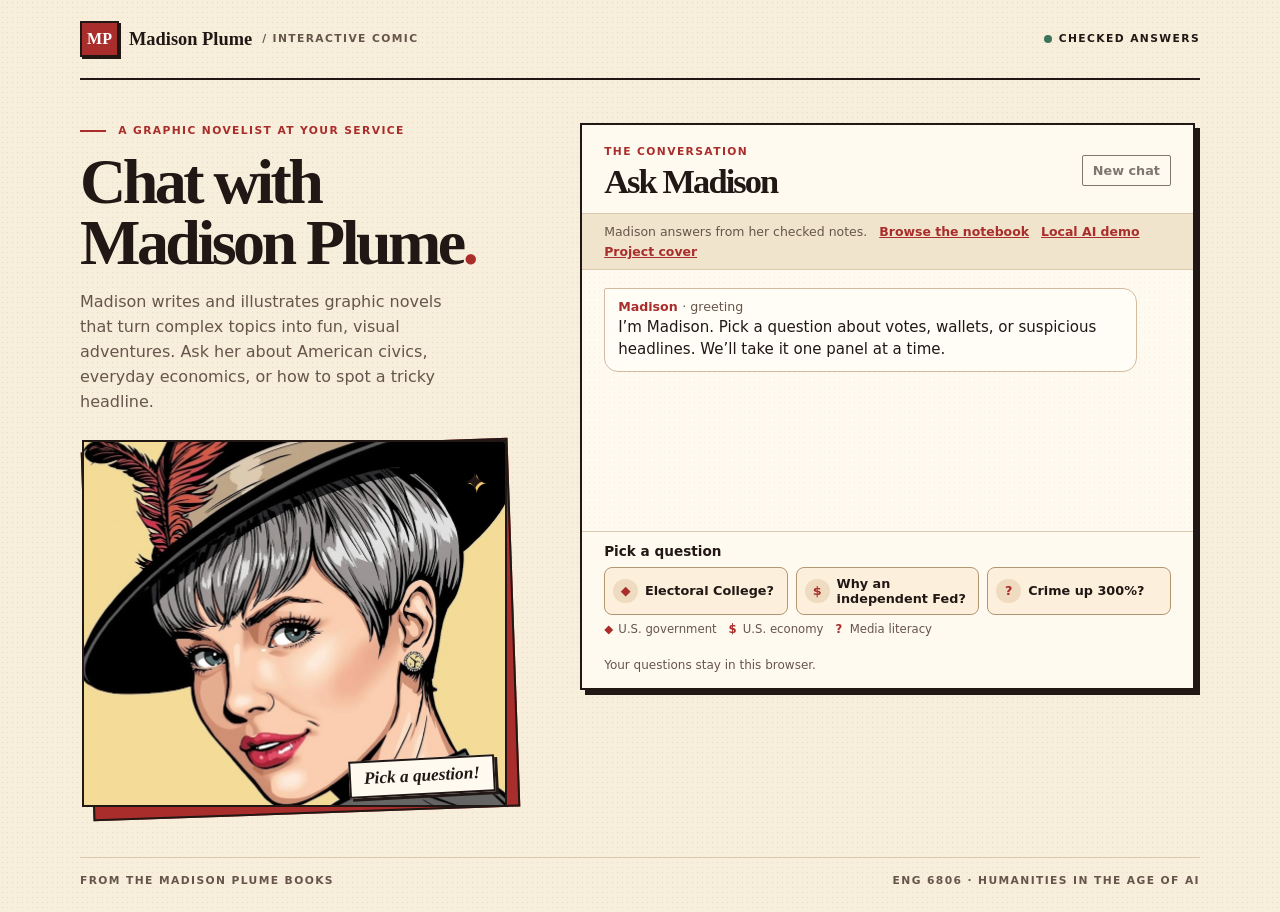
<file: index.html>
<!doctype html>
<html lang="en">
<head>
  <meta charset="utf-8">
  <meta name="viewport" content="width=device-width, initial-scale=1">
  <meta name="description" content="Ask graphic novelist Madison Plume about civics, money, and tricky headlines. Her answers come from a checked reference notebook.">
  <meta name="theme-color" content="#f7eedb">
  <title>Chat with Madison Plume</title>
  <link rel="stylesheet" href="./style.css?v=10">
  <script type="module" src="./app.js?v=10"></script>
</head>
<body>
  <div class="page">
    <header class="masthead">
      <a class="imprint" href="./" aria-label="Madison Plume, home"><span class="monogram" aria-hidden="true">MP</span> Madison Plume <span class="imprint-note">/ INTERACTIVE COMIC</span></a>
      <span class="local-stamp"><span aria-hidden="true"></span> CHECKED ANSWERS</span>
    </header>
    <main>
      <section class="intro" aria-labelledby="page-title">
        <p class="eyebrow"><span class="dash" aria-hidden="true"></span> A GRAPHIC NOVELIST AT YOUR SERVICE</p>
        <h1 id="page-title">Chat with<br> Madison Plume<span>.</span></h1>
        <p class="intro-copy">Madison writes and illustrates graphic novels that turn complex topics into fun, visual adventures. Ask her about American civics, everyday economics, or how to spot a tricky headline.</p>
        <figure class="portrait" id="portrait" data-pose="idle">
          <div class="portrait-art">
            <img src="./assets/madison-plume.webp" width="860" height="860" alt="Madison Plume, a silver-haired cartoon author in a black hat with a red feather.">
          </div>
          <span class="portrait-mark" aria-hidden="true">✦</span>
          <figcaption id="portrait-caption" aria-hidden="true">Pull up a chair.</figcaption>
        </figure>
      </section>

      <section class="chat" aria-labelledby="chat-title">
        <header class="chat-header">
          <div><p class="eyebrow">THE CONVERSATION</p><h2 id="chat-title">Ask Madison</h2></div>
          <button type="button" id="clear" class="quiet" disabled>New chat</button>
        </header>

        <div class="notebook-banner">
          <p>Madison answers from her checked notes.</p>
          <a href="https://github.com/KGSUCF/ENG6806_chat-with-madison-plume/blob/main/reference-notebook.md">Browse the notebook</a>
          <a href="./local-model/">Local AI demo</a>
          <a href="./cover/">Project cover</a>
        </div>

        <div id="transcript" class="transcript" role="region" aria-label="Conversation" tabindex="0">
          <article class="turn">
            <h3>Madison <span>· greeting</span></h3>
            <p>I’m Madison. Pick a question about votes, wallets, or suspicious headlines. We’ll take it one panel at a time.</p>
          </article>
        </div>
        <div class="visually-hidden" id="announcement" role="status"></div>
        <div class="starters">
          <h3 id="question-heading">Pick a question</h3>
          <p id="question-status" role="status">Opening Madison’s notebook…</p>
          <div class="starter-buttons" id="starter-buttons" role="group" aria-labelledby="question-heading"></div>
          <ul class="topic-legend" aria-label="Question symbols">
            <li><span aria-hidden="true">◆</span> U.S. government</li>
            <li><span aria-hidden="true">$</span> U.S. economy</li>
            <li><span aria-hidden="true">?</span> Media literacy</li>
          </ul>
        </div>

        <div class="chat-foot">
          <p>Your questions stay in this browser.</p>
        </div>
      </section>
    </main>
    <footer class="page-footer"><span>FROM THE MADISON PLUME BOOKS</span><span>ENG 6806 · HUMANITIES IN THE AGE OF AI</span></footer>
    <noscript><p class="noscript">Turn on JavaScript to chat with Madison.</p></noscript>
  </div>
</body>
</html>
</file>
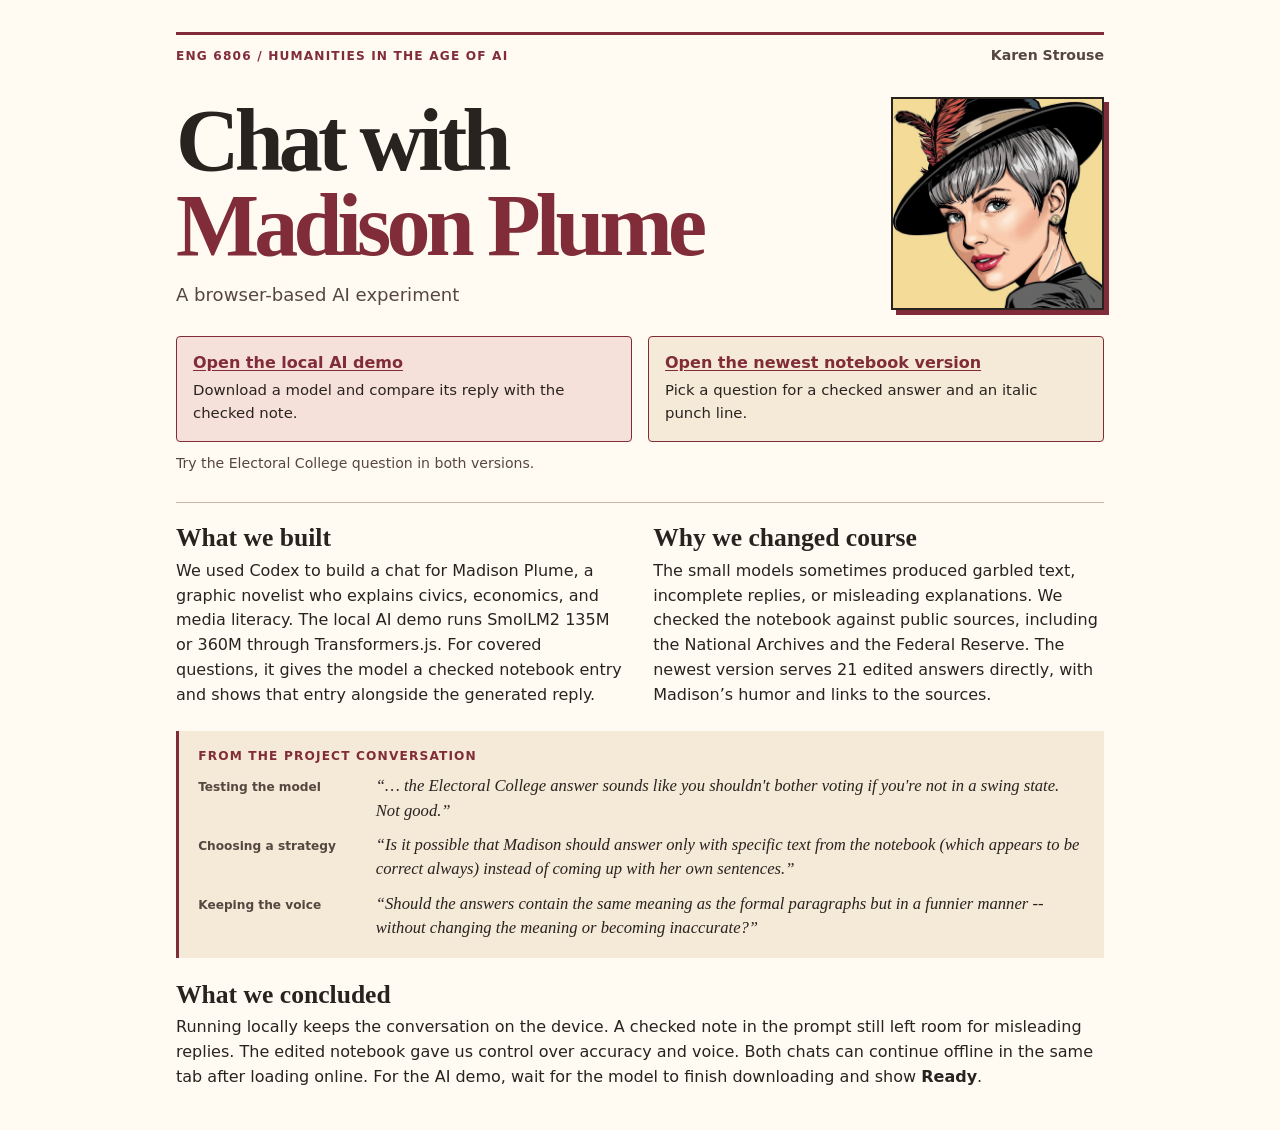
<file: cover/index.html>
<!doctype html>
<html lang="en">
<head>
  <meta charset="utf-8">
  <meta name="viewport" content="width=device-width, initial-scale=1">
  <meta name="description" content="Compare two versions of Chat with Madison Plume and see what the ENG 6806 experiment revealed about small language models.">
  <meta name="theme-color" content="#f7eedb">
  <title>Chat with Madison Plume | Project Cover</title>
  <style>
    :root {
      color-scheme: light;
      --ink: #292320;
      --muted: #554740;
      --red: #802d39;
      --rule: #cbb8a3;
      --paper: #fffbf2;
      --tan: #f5e9d7;
      font: 100%/1.55 system-ui, sans-serif;
      color: var(--ink);
      background: var(--paper);
    }
    * { box-sizing: border-box; }
    body { margin: 0; }
    .page { width: min(58rem, calc(100% - 3rem)); margin: 2rem auto 0; }
    .masthead {
      display: flex; justify-content: space-between; align-items: baseline;
      flex-wrap: wrap; gap: .35rem 1.5rem; padding-top: .65rem;
      border-top: 3px solid var(--red);
    }
    .masthead p { margin: 0; }
    .label {
      color: var(--red); font-size: .76rem; font-weight: 800;
      letter-spacing: .095em; text-transform: uppercase;
    }
    .author { color: var(--muted); font-size: .88rem; font-weight: 650; }
    .hero {
      display: grid; grid-template-columns: minmax(0, 1fr) minmax(7rem, 23%);
      gap: 1.5rem; align-items: center; padding: 1.85rem 0 1.6rem;
    }
    h1 {
      margin: 0; font: 700 clamp(2.9rem, 7.4vw, 5.5rem)/.97 Georgia, serif;
      letter-spacing: -.055em;
    }
    h1 span { display: block; color: var(--red); }
    .subtitle { margin: .8rem 0 0; color: var(--muted); font-size: 1.13rem; }
    .portrait {
      display: block; width: 100%; height: auto; border: 2px solid var(--ink);
      box-shadow: 5px 5px 0 var(--red); background: #f0d38e;
    }
    .demos, .overview { display: grid; grid-template-columns: repeat(2, minmax(0, 1fr)); gap: 1rem; }
    .demo {
      display: block; min-width: 0; padding: .9rem 1rem 1rem; color: var(--ink);
      text-decoration: none; border: 1px solid var(--red); border-radius: 4px;
      background: #f6e0da;
    }
    .demo + .demo { background: var(--tan); }
    .demo:hover { background: #f2d5cd; }
    .demo:focus-visible { outline: 3px solid #166759; outline-offset: 4px; }
    .demo-title { display: block; color: var(--red); font-weight: 800; text-decoration: underline; text-underline-offset: .15em; }
    .demo-description { display: block; margin-top: .2rem; font-size: .93rem; }
    .comparison-tip { margin: .7rem 0 0; color: var(--muted); font-size: .88rem; }
    .overview { gap: 1.65rem; margin-top: 1.65rem; padding-top: 1.35rem; border-top: 1px solid var(--rule); }
    .section-title { margin: 0 0 .35rem; font: 700 1.6rem/1.13 Georgia, serif; }
    .overview p, .conclusion p { margin: 0; }
    .excerpts { margin: 1.45rem 0; padding: 1rem 1.2rem 1.1rem; background: var(--tan); border-left: 3px solid var(--red); }
    .excerpts h2 { margin: 0 0 .55rem; }
    .excerpts figure {
      display: grid; grid-template-columns: 10.2rem minmax(0, 1fr);
      gap: .3rem .9rem; align-items: baseline; margin: 0;
    }
    .excerpts figure + figure { margin-top: .65rem; }
    .excerpts figcaption { color: var(--muted); font-size: .76rem; font-weight: 750; }
    blockquote { margin: 0; font: italic 1.04rem/1.45 Georgia, serif; }
    .conclusion { margin-bottom: 2.5rem; }
    @media (max-width: 650px) {
      .page { width: calc(100% - 2rem); margin-top: 1rem; }
      .hero { grid-template-columns: minmax(0, 1fr) minmax(4.5rem, 25%); gap: .7rem; padding: 1.25rem 0; }
      h1 { font-size: clamp(2.25rem, 8.4vw, 3.5rem); }
      .subtitle { font-size: 1rem; }
      .demos, .overview, .excerpts figure { grid-template-columns: 1fr; }
      .demos { gap: .55rem; }
      .overview { gap: 1.1rem; }
      .excerpts { padding-inline: .9rem; }
    }
    @media print {
      .page { width: 100%; margin: 0; }
      .hero { padding-block: 1rem; }
      h1 { font-size: 3rem; }
      .portrait { max-width: 8rem; justify-self: end; box-shadow: none; }
      .demos, .overview, .excerpts { break-inside: avoid; }
      .conclusion { margin-bottom: 0; }
    }
  </style>
</head>
<body>
  <div class="page">
    <header class="masthead">
      <p class="label">ENG 6806 / Humanities in the Age of AI</p>
      <p class="author">Karen Strouse</p>
    </header>
    <main>
      <div class="hero">
        <div>
          <h1>Chat with <span>Madison Plume</span></h1>
          <p class="subtitle">A browser-based AI experiment</p>
        </div>
        <img class="portrait" src="../assets/madison-plume.webp" width="860" height="860" alt="Madison Plume, a silver-haired cartoon author in a black hat with a red feather.">
      </div>

      <nav class="demos" aria-label="Try the two versions">
        <a class="demo" href="../local-model/">
          <span class="demo-title">Open the local AI demo</span>
          <span class="demo-description">Download a model and compare its reply with the checked note.</span>
        </a>
        <a class="demo" href="../">
          <span class="demo-title">Open the newest notebook version</span>
          <span class="demo-description">Pick a question for a checked answer and an italic punch line.</span>
        </a>
      </nav>
      <p class="comparison-tip">Try the Electoral College question in both versions.</p>

      <div class="overview">
        <section aria-labelledby="built">
          <h2 class="section-title" id="built">What we built</h2>
          <p>We used Codex to build a chat for Madison Plume, a graphic novelist who explains civics, economics, and media literacy. The local AI demo runs SmolLM2 135M or 360M through Transformers.js. For covered questions, it gives the model a checked notebook entry and shows that entry alongside the generated reply.</p>
        </section>
        <section aria-labelledby="changed">
          <h2 class="section-title" id="changed">Why we changed course</h2>
          <p>The small models sometimes produced garbled text, incomplete replies, or misleading explanations. We checked the notebook against public sources, including the National Archives and the Federal Reserve. The newest version serves 21 edited answers directly, with Madison’s humor and links to the sources.</p>
        </section>
      </div>

      <section class="excerpts" aria-labelledby="excerpts">
        <h2 class="label" id="excerpts">From the project conversation</h2>
        <figure>
          <figcaption>Testing the model</figcaption>
          <blockquote>“… the Electoral College answer sounds like you shouldn't bother voting if you're not in a swing state. Not good.”</blockquote>
        </figure>
        <figure>
          <figcaption>Choosing a strategy</figcaption>
          <blockquote>“Is it possible that Madison should answer only with specific text from the notebook (which appears to be correct always) instead of coming up with her own sentences.”</blockquote>
        </figure>
        <figure>
          <figcaption>Keeping the voice</figcaption>
          <blockquote>“Should the answers contain the same meaning as the formal paragraphs but in a funnier manner -- without changing the meaning or becoming inaccurate?”</blockquote>
        </figure>
      </section>

      <section class="conclusion" aria-labelledby="conclusion">
        <h2 class="section-title" id="conclusion">What we concluded</h2>
        <p>Running locally keeps the conversation on the device. A checked note in the prompt still left room for misleading replies. The edited notebook gave us control over accuracy and voice. Both chats can continue offline in the same tab after loading online. For the AI demo, wait for the model to finish downloading and show <strong>Ready</strong>.</p>
      </section>
    </main>
  </div>
</body>
</html>
</file>
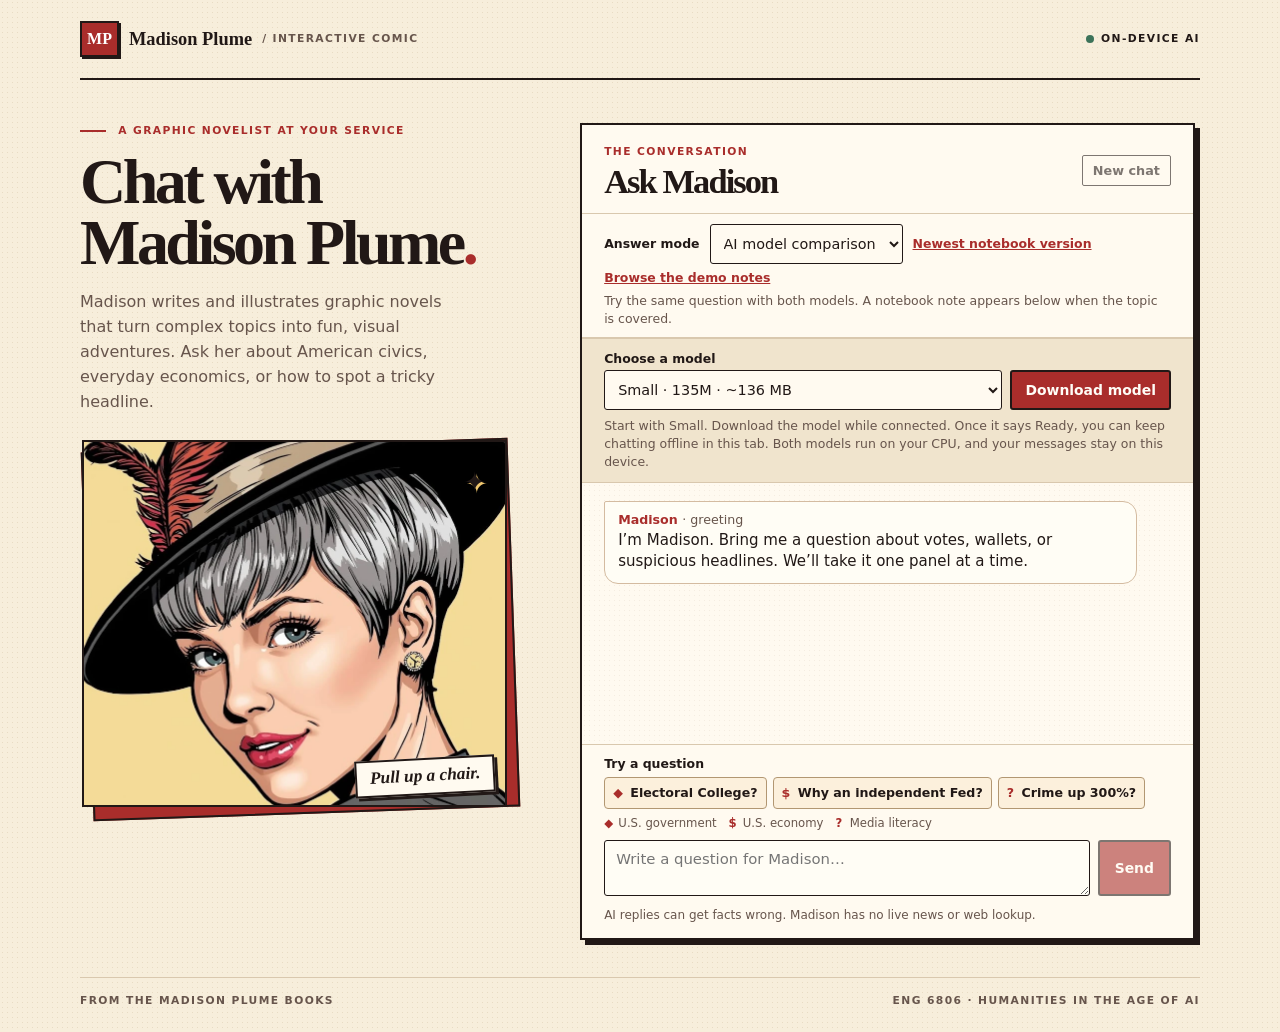
<file: local-model/index.html>
<!doctype html>
<html lang="en">
<head>
  <meta charset="utf-8">
  <meta name="viewport" content="width=device-width, initial-scale=1">
  <meta name="description" content="A local AI chat with graphic novelist Madison Plume about civics, money, and tricky headlines.">
  <meta name="theme-color" content="#f7eedb">
  <title>Chat with Madison Plume · Local AI Demo</title>
  <link rel="stylesheet" href="./style.css?v=7">
  <script type="module" src="./app.js?v=8"></script>
</head>
<body>
  <div class="page">
    <header class="masthead">
      <a class="imprint" href="./" aria-label="Madison Plume, home"><span class="monogram" aria-hidden="true">MP</span> Madison Plume <span class="imprint-note">/ INTERACTIVE COMIC</span></a>
      <span class="local-stamp"><span aria-hidden="true"></span> ON-DEVICE AI</span>
    </header>
    <main>
      <section class="intro" aria-labelledby="page-title">
        <p class="eyebrow"><span class="dash" aria-hidden="true"></span> A GRAPHIC NOVELIST AT YOUR SERVICE</p>
        <h1 id="page-title">Chat with<br> Madison Plume<span>.</span></h1>
        <p class="intro-copy">Madison writes and illustrates graphic novels that turn complex topics into fun, visual adventures. Ask her about American civics, everyday economics, or how to spot a tricky headline.</p>
        <figure class="portrait" id="portrait" data-pose="idle">
          <div class="portrait-art">
            <img src="../assets/madison-plume.webp" width="860" height="860" alt="Madison Plume, a silver-haired cartoon author in a black hat with a red feather.">
          </div>
          <span class="portrait-mark" aria-hidden="true">✦</span>
          <figcaption id="portrait-caption" aria-hidden="true">Pull up a chair.</figcaption>
        </figure>
      </section>

      <section class="chat" aria-labelledby="chat-title">
        <header class="chat-header">
          <div><p class="eyebrow">THE CONVERSATION</p><h2 id="chat-title">Ask Madison</h2></div>
          <button type="button" id="clear" class="quiet" disabled>New chat</button>
        </header>

        <div class="answer-options">
          <div class="answer-options-row">
            <label for="answer-mode">Answer mode</label>
            <select id="answer-mode">
              <option value="ai" selected>AI model comparison</option>
              <option value="reference">Reference answers</option>
            </select>
            <a href="../">Newest notebook version</a>
            <a href="https://github.com/KGSUCF/ENG6806_chat-with-madison-plume/blob/main/local-model/reference-notebook.md">Browse the demo notes</a>
          </div>
          <p class="setup-note" id="mode-note">Try the same question with both models. A notebook note appears below when the topic is covered.</p>
        </div>

        <div class="setup" id="model-setup">
          <div class="setup-row">
            <div class="model-field">
              <label for="model">Choose a model</label>
              <select id="model">
                <option value="small">Small · 135M · ~136 MB</option>
                <option value="large">Larger · 360M · ~363 MB</option>
              </select>
            </div>
            <button type="button" id="load" class="primary">Download model</button>
          </div>
          <p class="setup-note" id="model-note">Start with Small. Download the model while connected. Once it says Ready, you can keep chatting offline in this tab. Both models run on your CPU, and your messages stay on this device.</p>
          <div id="progress-wrap" class="progress-wrap" hidden>
            <progress id="progress" max="100" aria-label="Model download progress"></progress>
            <span id="progress-text" aria-hidden="true"></span>
          </div>
          <p class="status" id="model-status" role="status" hidden></p>
        </div>

        <div id="transcript" class="transcript" role="region" aria-label="Conversation" tabindex="0">
          <article class="turn">
            <h3>Madison <span>· greeting</span></h3>
            <p>I’m Madison. Bring me a question about votes, wallets, or suspicious headlines. We’ll take it one panel at a time.</p>
          </article>
        </div>
        <div class="visually-hidden" id="announcement" role="status"></div>
        <aside class="civics-reference" id="comparison-reference" aria-labelledby="comparison-title" hidden>
          <h3 id="comparison-title"></h3>
          <p id="comparison-facts"></p>
          <div class="reference-sources" id="comparison-sources"></div>
        </aside>
        <div class="starters">
          <p>Try a question</p>
          <div class="starter-buttons" id="starter-buttons"></div>
          <ul class="topic-legend" aria-label="Question symbols">
            <li><span aria-hidden="true">◆</span> U.S. government</li>
            <li><span aria-hidden="true">$</span> U.S. economy</li>
            <li><span aria-hidden="true">?</span> Media literacy</li>
          </ul>
        </div>

        <form id="composer" class="composer">
          <label class="visually-hidden" for="question">Your question for Madison</label>
          <textarea id="question" rows="2" maxlength="500" placeholder="Write a question for Madison…" required></textarea>
          <button id="send" class="primary send" type="submit" disabled>Send</button>
        </form>
        <div class="chat-foot">
          <p id="answer-foot">AI replies can get facts wrong. Madison has no live news or web lookup.</p>
          <p id="reply-time" hidden></p>
        </div>
      </section>
    </main>
    <footer class="page-footer"><span>FROM THE MADISON PLUME BOOKS</span><span>ENG 6806 · HUMANITIES IN THE AGE OF AI</span></footer>
    <noscript><p class="noscript">Turn on JavaScript to load the model and chat.</p></noscript>
  </div>
</body>
</html>
</file>
<file: style.css>
:root {
  color-scheme: light;
  --ink: #211816;
  --muted: #67554c;
  --paper: #f7eedb;
  --panel: #fffaf0;
  --pink: #f5d5ca;
  --red: #a92d2b;
  --line: #d9c8ae;
  --gold: #f1c86f;
  font-family: system-ui, sans-serif;
  color: var(--ink);
  background: var(--paper);
}
* { box-sizing: border-box; }
[hidden] { display: none !important; }
body {
  margin: 0;
  background-image: radial-gradient(#916f3a25 .65px, transparent .65px);
  background-size: 5px 5px;
}
button { font: inherit; color: inherit; }
button { cursor: pointer; }
button:disabled { cursor: default; opacity: .58; }
:focus-visible { outline: 3px solid #166759; outline-offset: 3px; }
.page { width: min(1120px, calc(100% - 72px)); margin: 0 auto; }
.masthead, .page-footer { display: flex; align-items: center; justify-content: space-between; gap: 12px; }
.masthead { min-height: 80px; border-bottom: 2px solid var(--ink); }
.imprint { color: var(--ink); text-decoration: none; font: bold 1.15rem Georgia, serif; display: flex; align-items: center; gap: 10px; }
.monogram { display: grid; place-items: center; width: 39px; height: 36px; background: var(--red); color: white; border: 2px solid var(--ink); box-shadow: 2px 2px var(--ink); font-size: 1rem; }
.imprint-note, .local-stamp, .eyebrow, .page-footer {
  font: 750 .67rem/1.45 system-ui, sans-serif;
  letter-spacing: .13em;
}
.imprint-note, .page-footer { color: var(--muted); }
.local-stamp { display: flex; align-items: center; gap: 7px; white-space: nowrap; }
.local-stamp span { width: 8px; height: 8px; background: #3c7359; border-radius: 50%; }
main { display: grid; grid-template-columns: minmax(0, .83fr) minmax(0, 1.17fr); gap: clamp(32px, 5vw, 75px); align-items: start; padding: 43px 5px 37px 0; }
.eyebrow { color: var(--red); margin: 0; }
.dash { display: inline-block; width: 26px; height: 2px; vertical-align: middle; background: currentColor; margin-right: 7px; }
h1, h2 { font-family: Georgia, serif; letter-spacing: -.055em; }
h1 { font-size: clamp(3.1rem, 5vw, 4.6rem); line-height: .96; margin: 12px 0 17px; }
h1 span { color: var(--red); }
.intro-copy { margin: 0 0 26px; max-width: 36ch; line-height: 1.55; color: var(--muted); }
.portrait { position: relative; margin: 0 9px 13px 2px; isolation: isolate; }
.portrait::before {
  content: ""; position: absolute; z-index: -1; inset: 5px -7px -7px 5px;
  background: var(--red); border: 2px solid var(--ink); transform: rotate(-2deg);
}
.portrait-art { overflow: hidden; border: 2px solid var(--ink); background: var(--gold); aspect-ratio: 1.16; }
.portrait-art img { display: block; width: 100%; height: 100%; object-fit: cover; object-position: 50% 39%; transform: scale(1.02); transform-origin: 52% 59%; transition: transform .35s ease; }
.portrait-mark { position: absolute; top: 7%; right: 5%; color: var(--ink); text-shadow: 2px 2px var(--gold); font-size: 1.65rem; }
figcaption {
  position: absolute; right: 12px; bottom: 12px; max-width: calc(100% - 24px);
  border: 2px solid var(--ink); box-shadow: 3px 3px var(--ink);
  padding: 6px 13px 7px; background: var(--panel); transform: rotate(-3deg);
  font: bold italic 1.08rem Georgia, serif;
}
.portrait[data-pose="thinking"] img { transform: scale(1.09) rotate(-2.5deg) translate(1%, 0); }
.portrait[data-pose="replying"] img { animation: nod .65s ease-out; }
.portrait[data-pose="replying"] .portrait-mark { animation: glint .55s ease-out; }
@keyframes nod {
  0% { transform: scale(1.09) rotate(-2.5deg); }
  42% { transform: scale(1.08) rotate(2deg) translateY(1.6%); }
  100% { transform: scale(1.02); }
}
@keyframes glint { 50% { transform: rotate(24deg) scale(1.48); } }
.chat { display: flex; flex-direction: column; min-width: 0; background: var(--panel); border: 2px solid var(--ink); box-shadow: 5px 5px var(--ink); }
.chat-header, .notebook-banner, .starters, .chat-foot { padding-inline: 22px; }
.chat-header { display: flex; justify-content: space-between; align-items: center; gap: 12px; padding-block: 19px 15px; }
h2 { font-size: 2.15rem; line-height: 1; margin: 4px 0 0; }
.quiet { border: 1px solid var(--ink); background: none; padding: 7px 10px; border-radius: 2px; font-size: .8rem; font-weight: 700; }
.quiet:hover:enabled { background: var(--pink); }
.notebook-banner { display: flex; flex-wrap: wrap; align-items: center; gap: 5px 12px; padding-block: 10px; border-block: 1px solid var(--line); background: #f0e4cd; color: var(--muted); font-size: .78rem; }
.notebook-banner p { margin: 0; }
.notebook-banner a { color: var(--red); font-weight: 750; }
.transcript {
  height: clamp(230px, 29vh, 320px); overflow: auto; padding: 18px 22px; overscroll-behavior: contain;
  background-image: radial-gradient(#aa87641c .6px, transparent .6px); background-size: 5px 5px;
  scrollbar-color: #b39b7b var(--panel); scrollbar-width: thin;
}
.transcript:focus-visible { outline-offset: -4px; }
.turn { border: 1px solid #d4bba0; border-radius: 2px 14px 14px 14px; padding: 10px 13px; max-width: 94%; background: #fffdf5; }
.turn + .turn { margin-top: 10px; }
.turn.user { margin-left: auto; background: #f6dfd2; border-radius: 14px 2px 14px 14px; width: fit-content; }
.turn h3 { font-size: .79rem; color: var(--red); margin: 0 0 3px; }
.turn h3 span { font-weight: 500; color: var(--muted); }
.turn p { margin: 0; font-size: .94rem; line-height: 1.45; overflow-wrap: anywhere; white-space: pre-wrap; }
.turn p + p { margin-top: .5em; }
.reference-sources { display: grid; gap: 3px; margin-top: 7px; }
.reference-sources a { color: var(--red); font-size: .78rem; font-weight: 700; }
.starters { border-top: 1px solid var(--line); padding-block: 11px 10px; }
.starters h3 { margin: 0 0 8px; font-size: .85rem; }
#question-status { margin: 0 0 8px; color: var(--muted); font-size: .8rem; }
.starter-buttons { display: grid; grid-template-columns: repeat(3, minmax(0, 1fr)); gap: 8px; }
.starter-buttons button { display: flex; align-items: center; gap: 7px; background: #fcf0dc; border: 1px solid #b29772; border-radius: 8px; font-size: .8rem; font-weight: 700; padding: 8px; min-height: 46px; text-align: left; }
.starter-buttons button:hover:enabled { background: var(--pink); border-color: var(--red); }
.question-symbol { display: grid; place-items: center; flex: 0 0 1.55rem; aspect-ratio: 1; border-radius: 50%; background: #efdbc0; color: var(--red); }
.topic-legend { display: flex; flex-wrap: wrap; gap: 4px 12px; margin: 7px 0 0; padding: 0; list-style: none; color: var(--muted); font-size: .73rem; }
.topic-legend span { display: inline-block; min-width: .9em; color: var(--red); font-weight: 750; }
.chat-foot { padding-block: 4px 14px; }
.chat-foot p { margin: 7px 0 0; color: var(--muted); font-size: .75rem; line-height: 1.42; }
.page-footer { border-top: 1px solid var(--line); padding: 15px 0 24px; }
.visually-hidden { position: absolute; width: 1px; height: 1px; padding: 0; overflow: hidden; clip-path: inset(50%); white-space: nowrap; }
@media (max-width: 850px) {
  .page { width: calc(100% - 42px); }
  main { gap: 26px; }
  h1 { font-size: clamp(2.7rem, 6.2vw, 4rem); }
  .chat-header, .notebook-banner, .starters, .chat-foot, .transcript { padding-inline: 14px; }
}
@media (max-width: 680px) {
  .page { width: calc(100% - 32px); }
  .masthead { min-height: 62px; }
  .imprint-note { display: none; }
  main { grid-template-columns: 1fr; gap: 23px; padding-top: 24px; }
  h1 { font-size: clamp(2.7rem, 11vw, 4rem); }
  h1 br { display: none; }
  .intro-copy { margin-bottom: 16px; max-width: 55ch; }
  .portrait { max-width: 425px; }
  .portrait-art { aspect-ratio: 1.38; }
  .portrait-art img { object-position: 50% 33%; }
  .chat { box-shadow: 4px 4px var(--ink); }
  .transcript { height: 240px; }
  .page-footer { flex-wrap: wrap; }
}
@media (max-width: 540px) {
  .starter-buttons { grid-template-columns: 1fr; }
}
@media (prefers-reduced-motion: reduce) {
  .portrait[data-pose] img, .portrait[data-pose] .portrait-mark { transform: none; animation: none; transition: none; }
}
</file>
<file: local-model/style.css>
:root {
  color-scheme: light;
  --ink: #211816;
  --muted: #67554c;
  --paper: #f7eedb;
  --panel: #fffaf0;
  --pink: #f5d5ca;
  --red: #a92d2b;
  --line: #d9c8ae;
  --gold: #f1c86f;
  font-family: system-ui, sans-serif;
  color: var(--ink);
  background: var(--paper);
}
* { box-sizing: border-box; }
[hidden] { display: none !important; }
body {
  margin: 0;
  background-image: radial-gradient(#916f3a25 .65px, transparent .65px);
  background-size: 5px 5px;
}
button, select, textarea { font: inherit; color: inherit; }
button { cursor: pointer; }
button:disabled { cursor: default; opacity: .58; }
:focus-visible { outline: 3px solid #166759; outline-offset: 3px; }
.page { width: min(1120px, calc(100% - 72px)); margin: 0 auto; }
.masthead, .page-footer { display: flex; align-items: center; justify-content: space-between; gap: 12px; }
.masthead { min-height: 80px; border-bottom: 2px solid var(--ink); }
.imprint { color: var(--ink); text-decoration: none; font: bold 1.15rem Georgia, serif; display: flex; align-items: center; gap: 10px; }
.monogram { display: grid; place-items: center; width: 39px; height: 36px; background: var(--red); color: white; border: 2px solid var(--ink); box-shadow: 2px 2px var(--ink); font-size: 1rem; }
.imprint-note, .local-stamp, .eyebrow, .page-footer {
  font: 750 .67rem/1.45 system-ui, sans-serif;
  letter-spacing: .13em;
}
.imprint-note, .page-footer { color: var(--muted); }
.local-stamp { display: flex; align-items: center; gap: 7px; white-space: nowrap; }
.local-stamp span { width: 8px; height: 8px; background: #3c7359; border-radius: 50%; }
main { display: grid; grid-template-columns: minmax(0, .83fr) minmax(0, 1.17fr); gap: clamp(32px, 5vw, 75px); align-items: start; padding: 43px 5px 37px 0; }
.eyebrow { color: var(--red); margin: 0; }
.dash { display: inline-block; width: 26px; height: 2px; vertical-align: middle; background: currentColor; margin-right: 7px; }
h1, h2 { font-family: Georgia, serif; letter-spacing: -.055em; }
h1 { font-size: clamp(3.1rem, 5vw, 4.6rem); line-height: .96; margin: 12px 0 17px; }
h1 span { color: var(--red); }
.intro-copy { margin: 0 0 26px; max-width: 36ch; line-height: 1.55; color: var(--muted); }
.portrait { position: relative; margin: 0 9px 13px 2px; isolation: isolate; }
.portrait::before {
  content: ""; position: absolute; z-index: -1; inset: 5px -7px -7px 5px;
  background: var(--red); border: 2px solid var(--ink); transform: rotate(-2deg);
}
.portrait-art { overflow: hidden; border: 2px solid var(--ink); background: var(--gold); aspect-ratio: 1.16; }
.portrait-art img { display: block; width: 100%; height: 100%; object-fit: cover; object-position: 50% 39%; transform: scale(1.02); transform-origin: 52% 59%; transition: transform .35s ease; }
.portrait-mark { position: absolute; top: 7%; right: 5%; color: var(--ink); text-shadow: 2px 2px var(--gold); font-size: 1.65rem; }
figcaption {
  position: absolute; right: 12px; bottom: 12px; max-width: calc(100% - 24px);
  border: 2px solid var(--ink); box-shadow: 3px 3px var(--ink);
  padding: 6px 13px 7px; background: var(--panel); transform: rotate(-3deg);
  font: bold italic 1.08rem Georgia, serif;
}
.portrait[data-pose="thinking"] img { transform: scale(1.09) rotate(-2.5deg) translate(1%, 0); }
.portrait[data-pose="replying"] img { animation: nod .65s ease-out; }
.portrait[data-pose="replying"] .portrait-mark { animation: glint .55s ease-out; }
@keyframes nod {
  0% { transform: scale(1.09) rotate(-2.5deg); }
  42% { transform: scale(1.08) rotate(2deg) translateY(1.6%); }
  100% { transform: scale(1.02); }
}
@keyframes glint { 50% { transform: rotate(24deg) scale(1.48); } }
.chat { display: flex; flex-direction: column; min-width: 0; background: var(--panel); border: 2px solid var(--ink); box-shadow: 5px 5px var(--ink); }
.chat-header, .setup, .starters, .composer, .chat-foot { padding-inline: 22px; }
.chat-header { display: flex; justify-content: space-between; align-items: center; gap: 12px; padding-block: 19px 15px; }
h2 { font-size: 2.15rem; line-height: 1; margin: 4px 0 0; }
.quiet { border: 1px solid var(--ink); background: none; padding: 7px 10px; border-radius: 2px; font-size: .8rem; font-weight: 700; }
.quiet:hover:enabled { background: var(--pink); }
.setup { background: #f0e4cd; border-block: 1px solid var(--line); padding-block: 12px 11px; }
.setup-row { display: flex; align-items: end; flex-wrap: wrap; gap: 8px; }
.model-field { display: grid; flex: 1 1 185px; gap: 4px; min-width: 0; }
.model-field label, .starters > p { font-size: .78rem; font-weight: 750; }
select { min-width: 0; width: 100%; background: var(--panel); border: 1px solid var(--ink); border-radius: 3px; padding: 8px 9px; min-height: 40px; font-size: .9rem; }
.primary { min-height: 40px; padding: 8px 13px; border: 2px solid var(--ink); border-radius: 3px; font-weight: 750; font-size: .87rem; background: var(--red); color: #fffdf7; }
.primary:hover:enabled { background: #842320; }
.setup-note, .status, .chat-foot p { margin: 7px 0 0; color: var(--muted); font-size: .78rem; line-height: 1.42; }
.answer-options { padding: 10px 22px; border-block: 1px solid var(--line); }
.answer-options-row { display: flex; flex-wrap: wrap; align-items: center; gap: 6px 10px; }
.answer-options label, .answer-options a { font-size: .78rem; font-weight: 750; }
.answer-options select { width: auto; max-width: 100%; }
.answer-options a { color: var(--red); }
.status { color: var(--ink); font-weight: 650; }
.status[data-error="true"] { color: #8c221d; }
.progress-wrap { display: flex; align-items: center; gap: 8px; margin-top: 8px; }
progress { width: 100%; height: 12px; accent-color: var(--red); }
#progress-text { font-size: .75rem; font-weight: 700; }
.transcript {
  height: clamp(230px, 29vh, 320px); overflow: auto; padding: 18px 22px; overscroll-behavior: contain;
  background-image: radial-gradient(#aa87641c .6px, transparent .6px); background-size: 5px 5px;
  scrollbar-color: #b39b7b var(--panel); scrollbar-width: thin;
}
.transcript:focus-visible { outline-offset: -4px; }
.turn { border: 1px solid #d4bba0; border-radius: 2px 14px 14px 14px; padding: 10px 13px; max-width: 94%; background: #fffdf5; }
.turn + .turn { margin-top: 10px; }
.turn.user { margin-left: auto; background: #f6dfd2; border-radius: 14px 2px 14px 14px; width: fit-content; }
.turn h3 { font-size: .79rem; color: var(--red); margin: 0 0 3px; }
.turn h3 span { font-weight: 500; color: var(--muted); }
.turn p { margin: 0; font-size: .94rem; line-height: 1.45; overflow-wrap: anywhere; white-space: pre-wrap; }
.turn.pending p { color: var(--muted); font-style: italic; }
.turn p.reply-limit, .turn details { margin-top: 6px; color: var(--muted); font-size: .78rem; }
.turn details summary { cursor: pointer; }
.turn details p { margin-top: 4px; font-size: .83rem; }
.civics-reference { margin: 0 14px 10px; padding: 9px 12px; border: 1px solid var(--line); border-left: 3px solid var(--red); background: #f0e4cd; font-size: .82rem; line-height: 1.45; }
.civics-reference h3, .civics-reference p { margin: 0 0 4px; }
.civics-reference h3 { font-size: .82rem; }
.reference-sources { display: grid; gap: 3px; margin-top: 7px; }
.reference-sources a { color: var(--red); font-size: .78rem; font-weight: 700; }
.starters { border-top: 1px solid var(--line); padding-block: 11px 10px; }
.starters > p { margin: 0 0 6px; }
.starter-buttons { display: flex; flex-wrap: wrap; gap: 6px; }
.starter-buttons button { background: #fcf0dc; border: 1px solid #b29772; border-radius: 4px; font-size: .79rem; font-weight: 700; padding: 6px 8px; min-height: 32px; }
.starter-buttons button:hover:enabled { background: var(--pink); border-color: var(--red); }
.starter-buttons span { color: var(--red); margin-right: 3px; }
.topic-legend { display: flex; flex-wrap: wrap; gap: 4px 12px; margin: 7px 0 0; padding: 0; list-style: none; color: var(--muted); font-size: .73rem; }
.topic-legend span { display: inline-block; min-width: .9em; color: var(--red); font-weight: 750; }
.composer { display: flex; gap: 8px; align-items: stretch; }
textarea { display: block; flex: 1 1 auto; width: 0; min-height: 48px; padding: 9px 11px; border: 1px solid var(--ink); border-radius: 3px; background: #fffdf5; font-size: .93rem; resize: vertical; }
.send { white-space: nowrap; padding-inline: 15px; }
.send span { margin-left: 3px; }
.chat-foot { padding-block: 4px 14px; }
.chat-foot p { font-size: .75rem; }
#reply-time { color: var(--ink); }
.page-footer { border-top: 1px solid var(--line); padding: 15px 0 24px; }
.visually-hidden { position: absolute; width: 1px; height: 1px; padding: 0; overflow: hidden; clip-path: inset(50%); white-space: nowrap; }
@media (max-width: 850px) {
  .page { width: calc(100% - 42px); }
  main { gap: 26px; }
  h1 { font-size: clamp(2.7rem, 6.2vw, 4rem); }
  .chat-header, .answer-options, .setup, .starters, .composer, .chat-foot, .transcript { padding-inline: 14px; }
}
@media (max-width: 680px) {
  .page { width: calc(100% - 32px); }
  .masthead { min-height: 62px; }
  .imprint-note { display: none; }
  main { grid-template-columns: 1fr; gap: 23px; padding-top: 24px; }
  h1 { font-size: clamp(2.7rem, 11vw, 4rem); }
  h1 br { display: none; }
  .intro-copy { margin-bottom: 16px; max-width: 55ch; }
  .portrait { max-width: 425px; }
  .portrait-art { aspect-ratio: 1.38; }
  .portrait-art img { object-position: 50% 33%; }
  .chat { box-shadow: 4px 4px var(--ink); }
  .transcript { height: 240px; }
  .page-footer { flex-wrap: wrap; }
}
@media (prefers-reduced-motion: reduce) {
  .portrait[data-pose] img, .portrait[data-pose] .portrait-mark { transform: none; animation: none; transition: none; }
}
</file>
